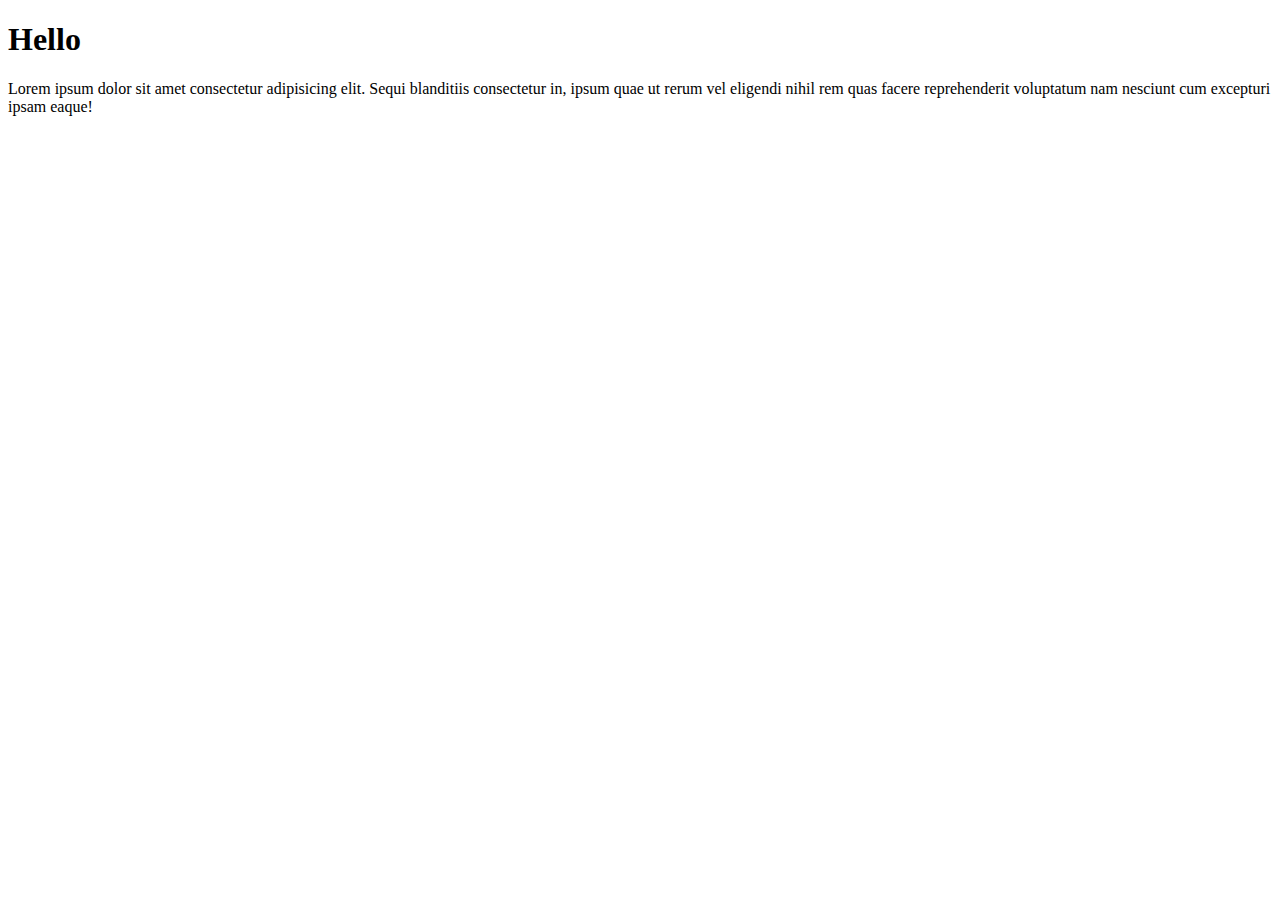
<file: basics/index.html>
<!DOCTYPE html>
<html lang="en">
<head>
    <meta charset="UTF-8">
    <meta name="viewport" content="width=device-width, initial-scale=1.0">
    <title>Document</title>
</head>
<body>
    <h1 >Hello</h1>
    <p id="para">Lorem ipsum dolor sit amet consectetur adipisicing elit. Sequi blanditiis consectetur in, ipsum quae ut rerum vel eligendi nihil rem quas facere reprehenderit voluptatum nam nesciunt cum excepturi ipsam eaque!</p>
<div id="con"></div>
    <script src="./handleapi.js"> </script>
</body>
</html>
</file>
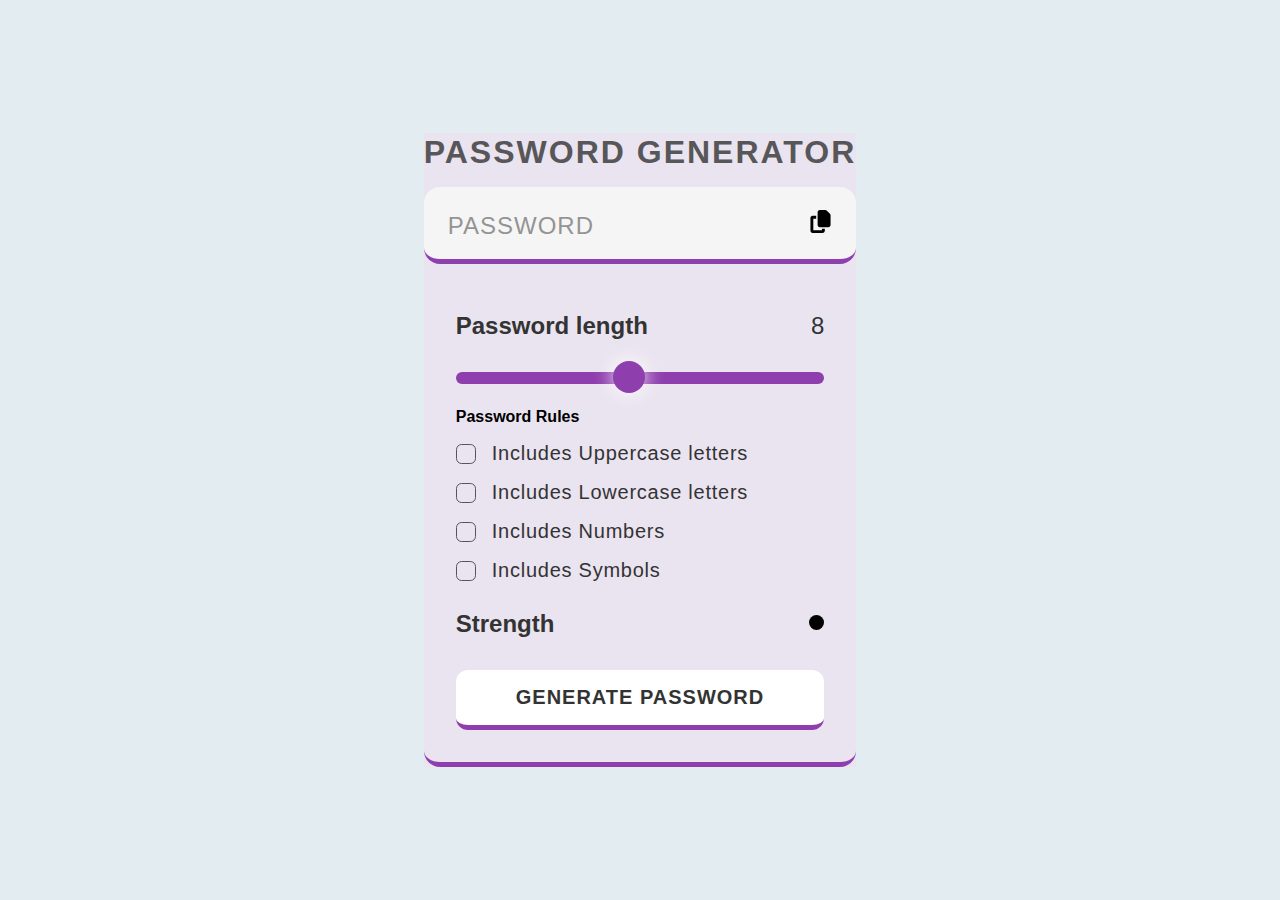
<file: Mini Projects/Password generator/index.html>
<!DOCTYPE html>
<html lang="en">
<head>
    <meta charset="UTF-8">
    <meta name="viewport" content="width=device-width, initial-scale=1.0">
    <title>Password Generator</title>
    <link rel="stylesheet" href="./style.css">
</head>
<body>
    <div class="container">
        <h1>Password Generator</h1>
        <div class="display">
            <input readonly placeholder="Password" class="passdisplay" >
            <button class="copypass">
                <span class="copymssg"></span>
                <img src="./copy-solid.svg" alt="" width="23" height="23" onclick="copyContent()"></button>
        </div>

        <div class="passinfo">
            <div class="passlengthcon">
                <h4>Password length</h4>
                <p class="lengthNumber">0</p>

            </div>
<div class="passlengthslider">
    <input type="range" min="1" max="16" class="slider" step="1" >
</div>
<div class="passrules">
    <h4>Password Rules</h4>
    <div class="check">
        <input type="checkbox" id="uppercase">
        <label for="uppercase">Includes Uppercase letters</label>

    </div>
    <div class="check">
        <input type="checkbox" id="lowercase">
        <label for="lowercase">Includes Lowercase letters</label>
    </div>
    <div class="check">
        <input type="checkbox" id="numbers">
        <label for="numbers">Includes Numbers</label>
        </div>
        <div class="check">
            <input type="checkbox" id="symbols">
            <label for="symbols">Includes Symbols</label>
        </div>
  

    
</div>
<div class="strengthcontainer">
    <h4>Strength</h4>
    <div><img src="./circle-solid.svg" alt="" width="15" height="15" class="indicator"></div>
</div>

<div class="generatepass">
    <button class="btn-pass">Generate Password</button>
</div>

        </div>



      
    </div>


    <script src="./script.js"></script>
</body>
</html>
</file>
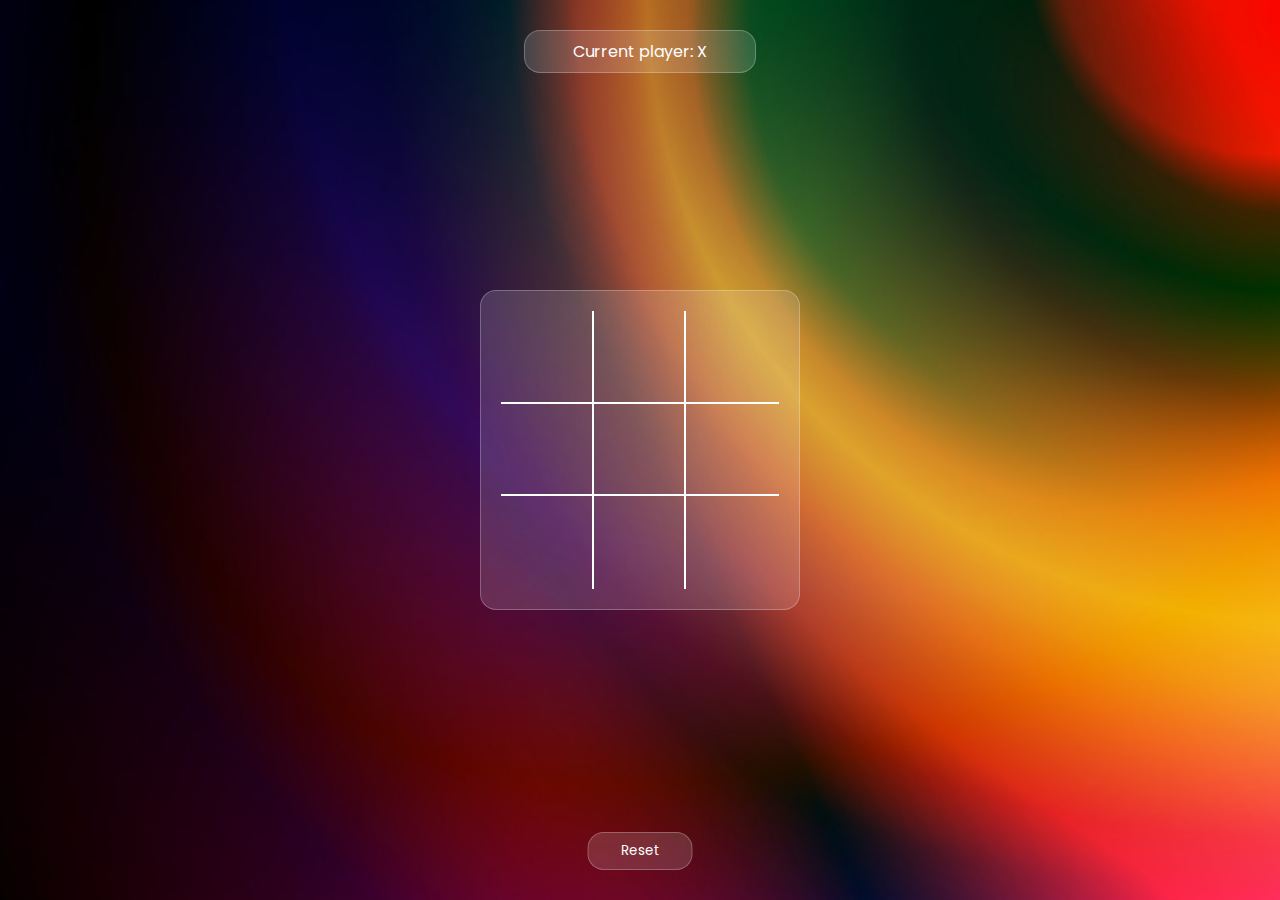
<file: Mini Projects/Tic Tac Toe/index.html>
<!DOCTYPE html>
<html lang="en">
<head>
    <meta charset="UTF-8">
    <meta name="viewport" content="width=device-width, initial-scale=1.0">

    <title>Tic Tac Toe</title>
    <link rel="preconnect" href="https://fonts.googleapis.com" />
    <link rel="preconnect" href="https://fonts.gstatic.com" crossorigin />
    <link
      href="https://fonts.googleapis.com/css2?family=Poppins:wght@200;300;400;500;600;700&display=swap"
      rel="stylesheet"
    />
    
    <link rel="stylesheet" href="./style.css">
</head>
<body>
    <div class="wrapper">
        <p class="winner-info"></p>
        <div class="tic-tac-toe">
            <div class="box  b1" box-1></div>
            <div class="box  b2" box-2></div>
            <div class="box  b3" box-3></div>
            <div class="box  b4" box-4></div>
            <div class="box  b5" box-5></div>
            <div class="box  b6" box-6></div>
            <div class="box  b7" box-7></div>
            <div class="box  b8" box-8></div>
            <div class="box  b9" box-9></div>
    

        </div>
        <button class="reset">Reset</button>
    </div>
    <script src="./script.js"></script>
    
</body>
</html>
</file>
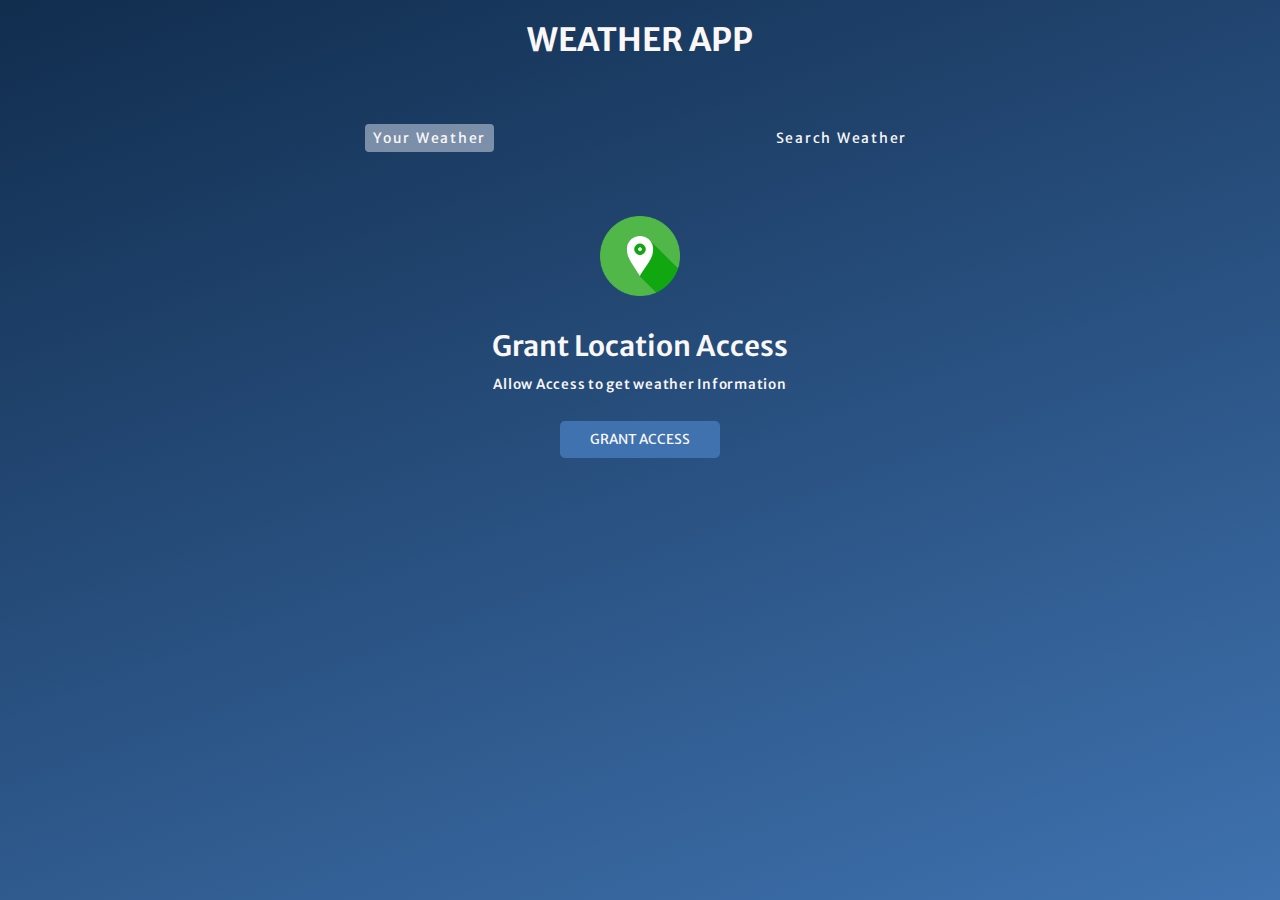
<file: Mini Projects/Weather app/index.html>
<!DOCTYPE html>
<html lang="en">
<head>
    <meta charset="UTF-8">
    <meta name="viewport" content="width=device-width, initial-scale=1.0">
    <title>Weather App</title>
    <link rel="preconnect" href="https://fonts.googleapis.com" />
    <link rel="preconnect" href="https://fonts.gstatic.com" crossorigin />
    <link href="https://fonts.googleapis.com/css2?family=Merriweather+Sans:wght@300;400;500;600;700&display=swap"
    rel="stylesheet" />
    <link rel="stylesheet" href="./style.css">
</head>
<body>
    <div class="wrapper">

        <h1>Weather App</h1>

        <div class="tab-container">
            <p class="tab" data-userWeather>Your Weather</p>
            <p class="tab" data-searchWeather>Search Weather</p>
        </div>

        <div class="weather-container">

            <div class="sub-container grant-location-container">
                <img src="./assets/location.png" width="80" height="80" loading="lazy">
                <p>Grant Location Access</p>
                <p>Allow Access to get weather Information</p>
                <button class="btn" data-grantAccess>Grant Access</button>
            </div>

           
            <form class="form-container" data-searchForm>
                <input placeholder="Search for City..." data-searchInput>
                <button class="btn" type="submit">
                    <img src="./assets/search.png"  width="20" height="20" loading="lazy">
                </button>
            </form>

         
            <div class="sub-container loading-container">
                <img src="./assets/loading.gif" width="150" height="150">
                <p>Loading</p>
            </div>
            
         
            <div class="sub-container error-container">
                <img src="./assets/not-found.png" width="150" height="150">
                <p>City Not Found</p>
            </div>
            
            

       
            <div class="sub-container user-info-container">

               
                <div class="name">
                    <p data-cityName></p>
                    <img data-countryIcon>
                </div>

               
                <p data-weatherDesc></p>
    
                <img data-weatherIcon>
             
                <p data-temp></p>

             
                <div class="parameter-container">

             
                    <div class="parameter">
                        <img src="./assets/wind.png" >
                        <p>windspeed</p>
                        <p data-windspeed></p>
                    </div>

                    <div class="parameter">
                        <img src="./assets/humidity.png" >
                        <p>humidity</p>
                        <p data-humidity></p>
                    </div>

                   
                    <div class="parameter">
                        <img src="./assets/cloud.png" >
                        <p>Clouds</p>
                        <p data-cloudiness></p>
                    </div>

                </div>


            </div>



        </div>


    </div>


    



    <script src="script.js"></script>
</body>
</html>
</file>
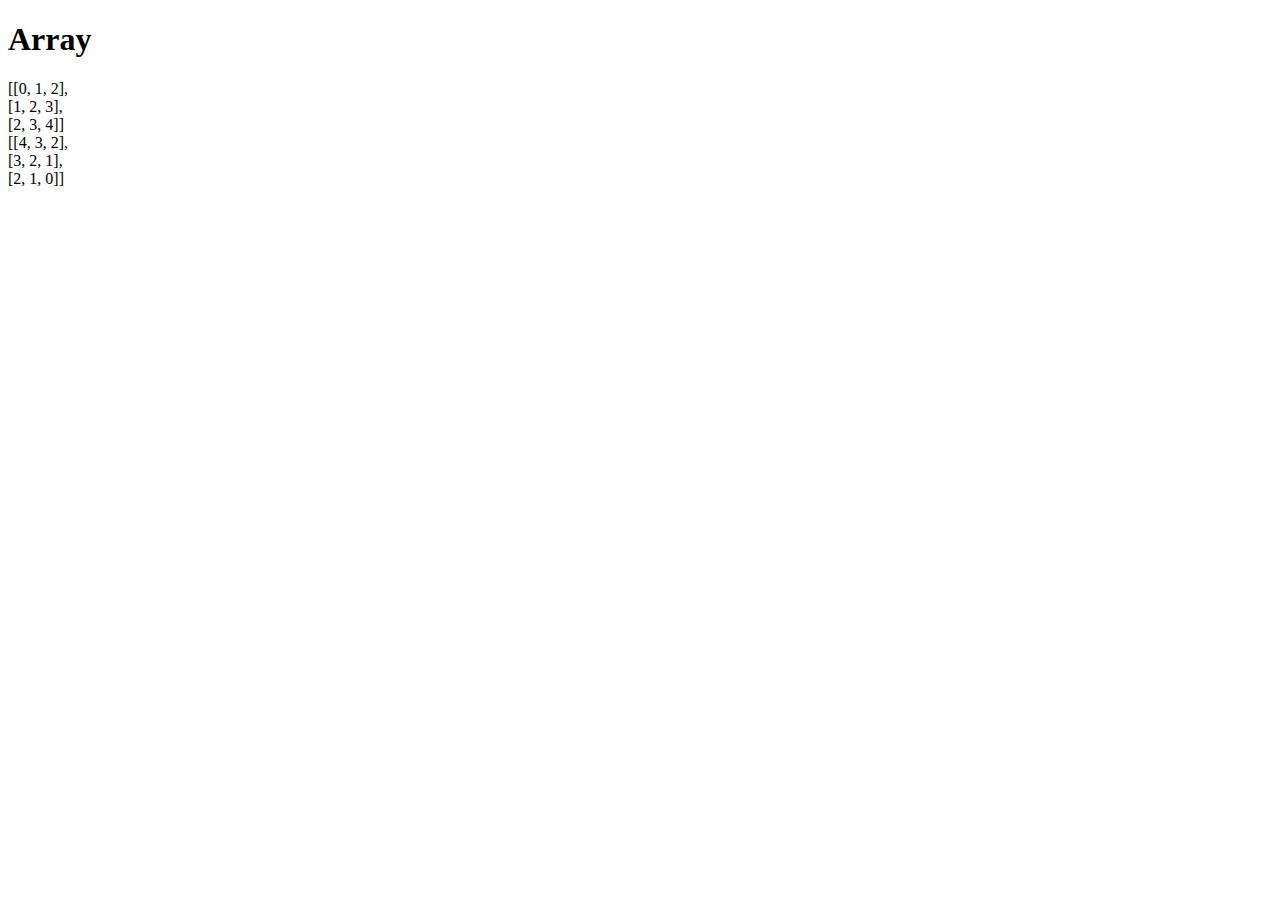
<file: advance/2d.array.html>
<!DOCTYPE html>
<html lang="en">
<head>
    <meta charset="UTF-8">
    <meta name="viewport" content="width=device-width, initial-scale=1.0">
    <title>Document</title>
</head>
<body>
    <h1>
        Array
    </h1>
    <div class="or-array">

    </div>
    <div class="rev-array">
        
    </div>
    <script src="2d array.js"></script>
</body>
</html>
</file>
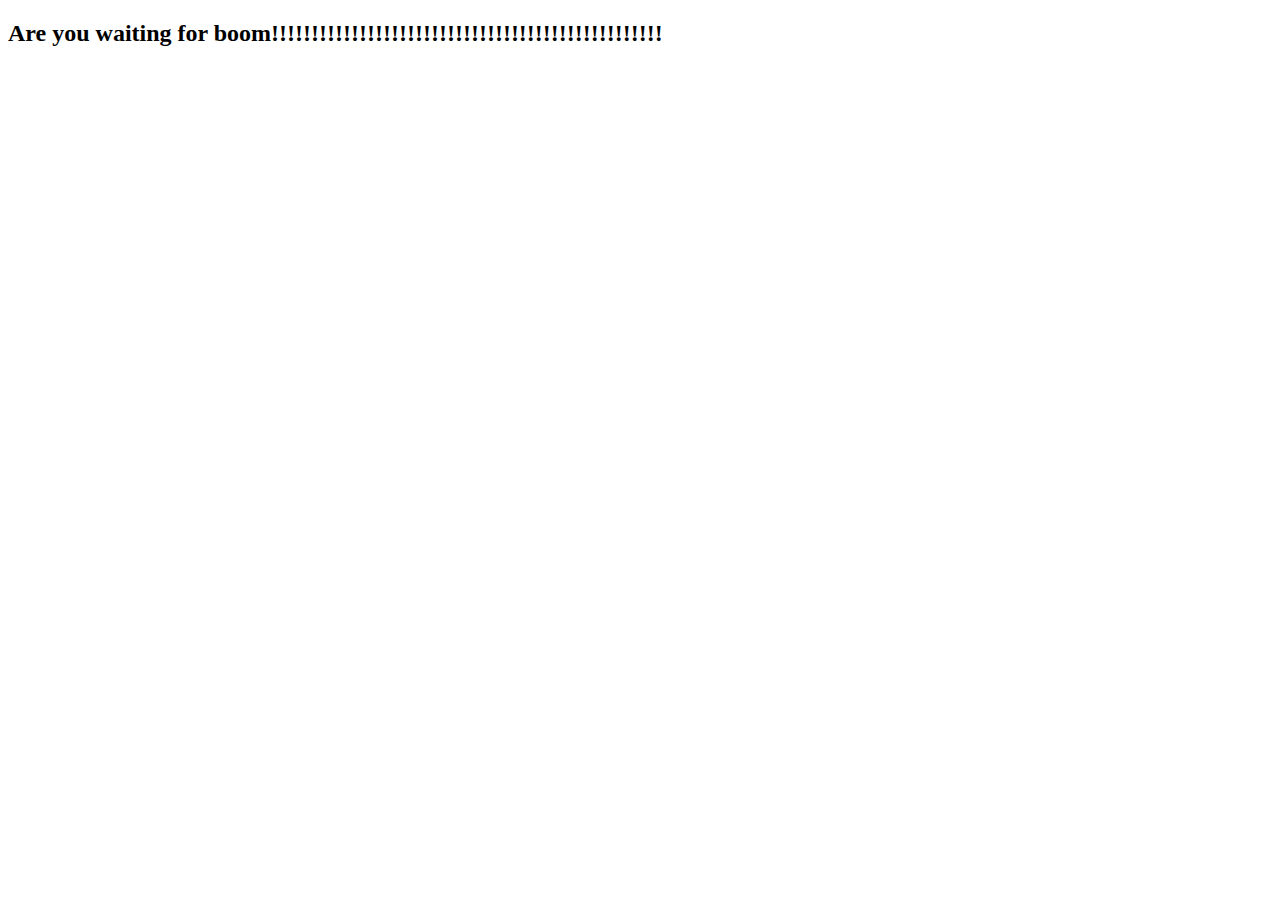
<file: advance/boom.html>
<!DOCTYPE html>
<html lang="en">
<head>
    <meta charset="UTF-8">
    <meta name="viewport" content="width=device-width, initial-scale=1.0">
    <title>Document</title>
</head>
<body>
    <h2>Are you waiting for boom!!!!!!!!!!!!!!!!!!!!!!!!!!!!!!!!!!!!!!!!!!!!!!!!!</h2>
    <div class="boom">
        </div>

    <script src="boom.js"></script>
</body>
</html>
</file>
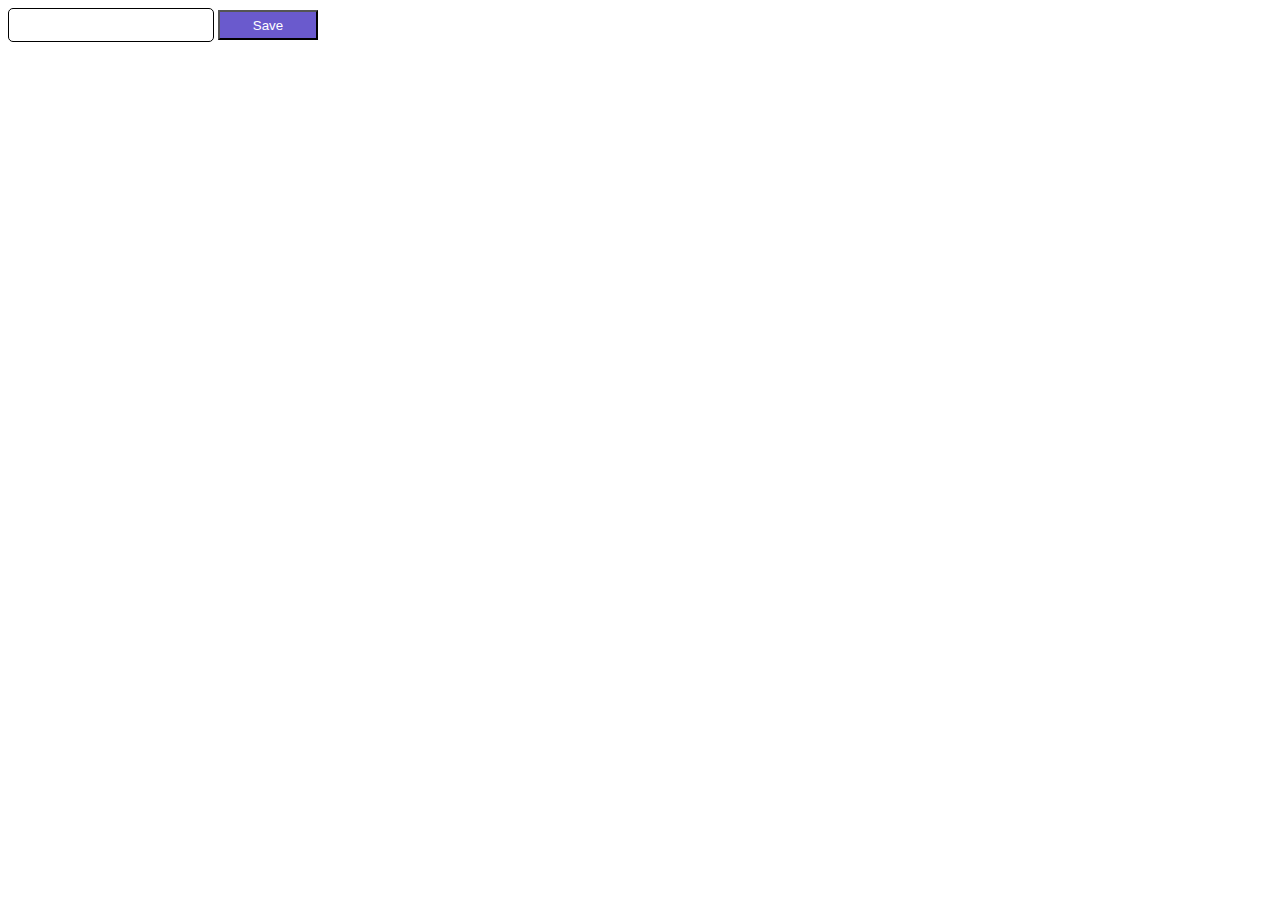
<file: advance/localstorage.html>
<!DOCTYPE html>
<html lang="en">
<head>
    <meta charset="UTF-8">
    <meta name="viewport" content="width=device-width, initial-scale=1.0">
    <title>Document</title>
</head>
<body>
    <input type="text" name="" id="intext">
    <button type="submit" class="btn-save">Save</button>

    <style>
        #intext{
            width: 200px;
            height: 30px;
            border: 1px solid #000;
            border-radius: 5px;
        }
        button{
            width: 100px;
            height: 30px;
           
            
            background-color:slateblue;
            color: #fff;
            cursor: pointer;
        }

    
    </style>
</body>
<script src="./localstorage.js"></script>
</html>
</file>
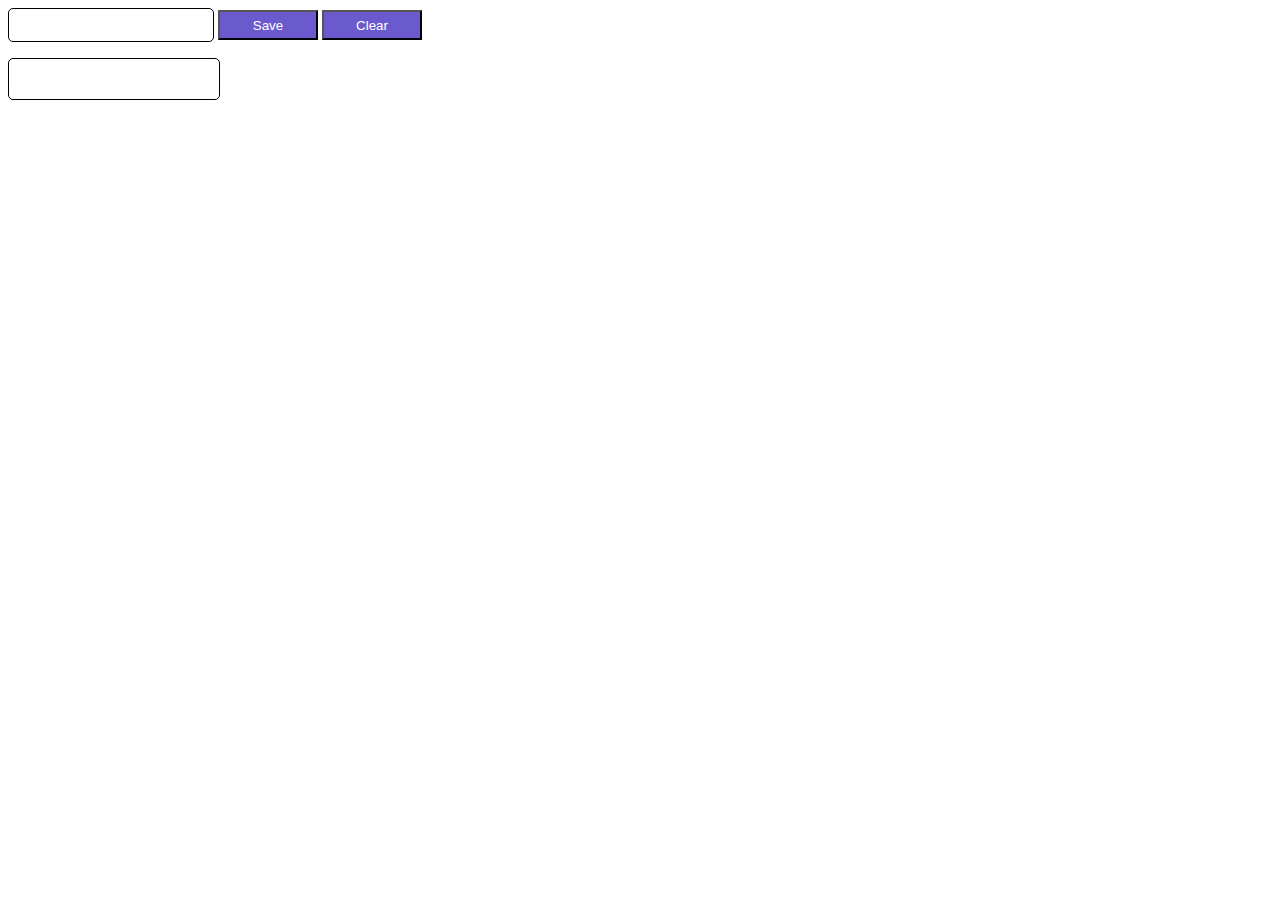
<file: advance/sessionstorage.html>
<!DOCTYPE html>
<html lang="en">
<head>
    <meta charset="UTF-8">
    <meta name="viewport" content="width=device-width, initial-scale=1.0">
    <title>Document</title>
</head>
<body>
    <input type="text" name="" id="intext">
    <button type="submit" class="btn-save">Save</button>
    <button type="submit" class="btn-clear">Clear</button>
    <p class="showtext"></p>
    <style>
        #intext{
            width: 200px;
            height: 30px;
            border: 1px solid #000;
            border-radius: 5px;
        }
        button{
            width: 100px;
            height: 30px;
           
            
            background-color:slateblue;
            color: #fff;
            cursor: pointer;
        }
        .showtext{
            width: 200px;
            height: 30px;
            border: 1px solid #000;
            border-radius: 5px;
            padding: 5px;
            
        }
    
    </style>
</body>
<script src="./sessionstorage.js"></script>
</html>
</file>
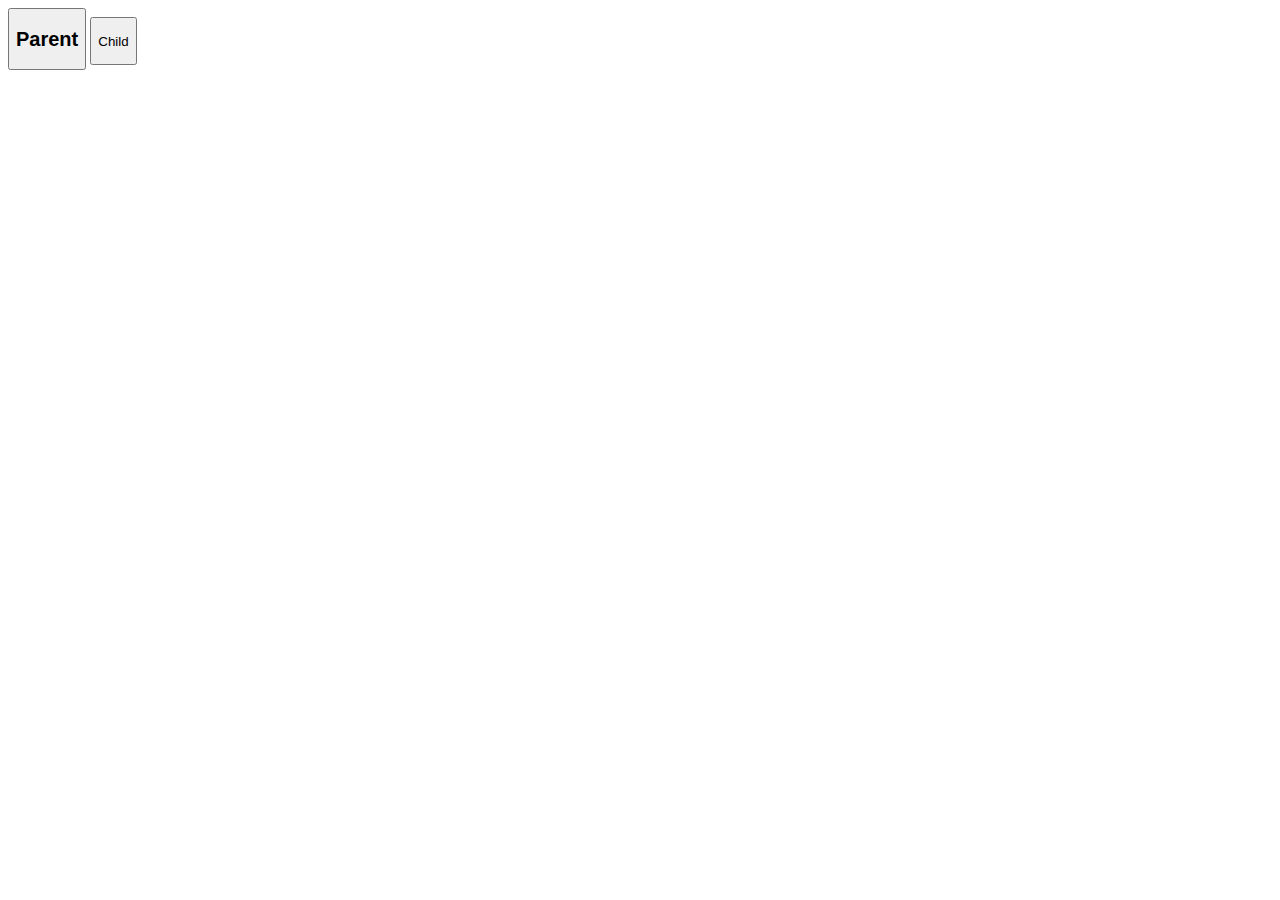
<file: intermediatte/event bubblin and capturing.html>
<!DOCTYPE html>
<html lang="en">
<head>
  <meta charset="UTF-8">
  <meta name="viewport" content="width=device-width, initial-scale=1.0">
  <title>Form validation</title>

</head>
<body>

    <div id="parent"> 
        <button> 
            <h2>Parent</h2> 
        </button> 
        <button id="child"> 

            <p>Child</p> 

        </button> 
    </div>
  <script src="bubbling and capturing.js"></script>
</body>
</html>
</file>
<file: Mini Projects/Password generator/style.css>
*,
*::before,
*::after{
    margin: 0;
    padding: 0;
    box-sizing: border-box;
    font-family: 'League Spartan', sans-serif;
}
:root{
    --main-background-color: #e3ecf1;
    --main-text-color: #333;
    --container-background-color: #eae4f0;
    --slider-background-color: #ffffff;
    --slider-bar-color: #8e3ead;
    --slider-thumb-color: #8e3ead;
    --slider-thumb-border-color: #ffffff;
    --checkbox-lable-background-color: #e5a3ff8f;
    --checkbox-lable-shadow-color: rgba(162, 0, 255, 0.2);
    --checkbox-background-color: #ffffff00;
    --checkbox-border-color: #555555;
    --checkbox-border-checked-color: #8e3ead;
    --checkbox-slider-color: #555555;
    --checkbox-slider-checked-color: #8e3ead;
    --button-color: #fff;
    --copy-button-background-color: #8e3ead;
    --copy-button-disabled-background-color: #ccc;
    --password-output-background-color: #ffffff;
    --selection-background-color: #8e3ead;
    --selection-text-color: #fff;
    --vb-cyan: hsl(176, 100%, 44%);


}
body{
    background-color: var(--main-background-color);
    width: 100vw;
    height: 100vh;
    display: flex;
    flex-direction: column;
    align-items: center;
    justify-content: center;

}
.container{
    background-color: var(--container-background-color);
    max-width: 450px;


}
h1{
    color: var(--main-text-color);
    text-align: center;
    text-transform: uppercase;
    opacity: 0.8;
    line-height:1.2 ;
    letter-spacing: 2px;

} 
.display{
    background-color: whitesmoke;
    border-radius: 1rem;
    padding-top:0.35rem;
    margin: 1rem 0;
    border-bottom: 0.35rem solid var(--slider-bar-color);
    position: relative;
}

.passdisplay{
    width: 100%;
    background-color: transparent;
    padding: 1.15rem 1rem;
    color: var(--main-text-color);
    font-weight: 500;
    font-size: 1.5rem;
    line-height: 30px;
    letter-spacing: 1px;
    padding-right: 3.25rem;
    border: none;
}

.passdisplay:focus {
    outline: none;
    background-color: #f0f0f0; 
    border-radius: 1.2rem;
}

.passdisplay::placeholder{
    position: absolute;
    top: 50%;
    left: 1.5rem;
    font-size: 1.5rem;
    line-height: 30px;
    color: var(--main-text-color);
    opacity: 0.5;
    text-transform: uppercase;
    transform: translateY(-50%);
}

.passdisplay::selection {
    background: transparent; 
    color: var(--main-text-color);  
}

.display button{
    position:absolute;
    top:50%;
    right:1.5rem;
    transform: translateY(-50%);
    cursor: pointer;
}
.passinfo{
width: 100%;
background-color: var(--container-background-color);
border-radius: 1rem;
padding: 2rem;
border-bottom: 0.35rem solid var(--slider-bar-color);
}
.passlengthcon{
    display: flex;
    align-items: center;
    justify-content: space-between;

}
.passlengthcon h4{
    color: var(--main-text-color);
    font-size: 1.5rem;
}
.passlengthcon p{
    color: var(--main-text-color);
    font-size: 1.5rem;
}
.strengthcontainer{
    display: flex;
    align-items: center;
    justify-content: space-between;
    margin-top: 1.75rem;
    margin-bottom: 2rem;
}
.strengthcontainer h4{
    color: var(--main-text-color);
    font-size: 1.5rem;

}
.btn-pass{
    width: 100%;
    padding: 1rem 0;
    background-color: var(--button-color);
    border: none;
    text-align: center;
    border-radius: 0.75rem;
    font-weight: 600;
    font-size: 1.25rem;
    text-transform: uppercase;
    letter-spacing: 1px;
    border-bottom: 0.35rem solid var(--slider-bar-color);
    color: var(--main-text-color);
    cursor: pointer;
}
.check{
    display: flex;
    align-items: center;
    margin: 1rem 0;
    gap: 0 1rem;

  

}
.check input{
      
    appearance: none;
    width: 20px;
    height: 20px;
    border: 1px solid var(--checkbox-border-color);
    cursor: pointer;
    position: relative;
    border-radius: 0.35rem;
}
.check input:checked{
    
    background-color: var(--vb-cyan);
}

.check input:checked::before{
    content: '✓';
    position: absolute;
    color: var(--checkbox-border-color);
    font-size: 1.5rem;
    font-weight: 500;
    left: 50%;
    top: 3.2px;
    transform: translateX(-50%) translateY(-50%);
}
.check label{
    font-size: 1.25rem;
    letter-spacing: 0.75px;
    color: var(--main-text-color);
}


.copypass{
    background-color: transparent;
    border:none;
    outline:none;
}

.copymssg {
    position: absolute;
    background-color: var(--copy-button-disabled-background-color);
    color: var(--main-text-color);
    font-size: 1.25rem;
    top: -35px;
    left: -25px;
    padding: 5px 5px;
    border-radius: 1rem;
    opacity: 0;
    transform: scale(0);
    transform-origin: bottom;
    transition: all 250ms ease-in-out;
}

.copymssg.active {
opacity: 1;
transform: scale(1);
}

.slider{
    appearance: none;
    width: 100%;
    height: 0.75rem;
    border-radius: 1rem;
    background-color: var(--slider-background-color);
    cursor: pointer ;
 
    margin-top: 2rem;
    margin-bottom: 1.5rem;
    border: none;
    outline: none;
    background-image: linear-gradient(var(--slider-bar-color), var(--slider-bar-color));
   background-repeat: repeat;
   z-index: -1;


}
.slider::-webkit-slider-thumb{
    position: relative;
    z-index: 1;
    appearance: none;
    height: 2rem;
    width: 2rem;
    border-radius: 50%;
    background-color: var(--slider-thumb-color);
    cursor: pointer;
    margin-top: -3px;
    box-shadow: 0px 0px 20px 0px  white;

    transition: all 100ms ease-in;
}
.slider::-webkit-slider-thumb:hover{
    outline: 1px solid var(--slider-thumb-border-color);
    background-color: var(--copy-button-disabled-background-color);
    box-shadow: 0px 0px 25px 5px var(--checkbox-lable-background-color);
}
.slider:focus{
    outline: 4px solid white;
}
</file>
<file: Mini Projects/Tic Tac Toe/style.css>
*,*::before,*::after {
    box-sizing: border-box;
    margin: 0;
    padding: 0;
    font-family: 'Poppins', 'sans-serif';
}
.wrapper{
    width: 100vw;
    height: 100vh;
    background-image: url(./gradient-bg.jpg);
    display: grid;
    place-items: center;
    background-size: cover;
    background-position: center;


}
.winner-info{
    color: white;
    position: absolute;
    top: 30px;
   left: 50%;
    transform: translateX(-50%);
    background-color: rgba(255, 255, 255, 0.15);
    border-radius: 1rem;
    border: 1px solid rgba(255, 255, 255, 0.25);
    padding: 0.5rem 3rem;
    
}

.tic-tac-toe{
   width: 90%;
   max-width: 20rem;
   background-color: rgba(255, 255, 255, 0.15);
   border-radius: 1rem;
   border: 1px solid rgba(255, 255, 255, 0.25);
   padding: 20px;
   display: grid;
   grid-template-columns: repeat(3, 1fr);
   aspect-ratio: 1/1;


}
.box{
    position:relative;
    width:100%;
    aspect-ratio: 1/1;
    cursor: pointer;
    font-size: 3rem;
    color:white;
    display: flex;
    justify-content: center;
    align-items: center;
}
.b1,.b2,.b3,.b4,.b5,.b6{
    border-bottom:2px solid white;
}

.b1,.b4,.b7,.b2,.b5,.b8{
    border-right:2px solid white;
}

.reset{
    color: white;
    position: absolute;
bottom: 30px;
left: 50%;
    transform: translateX(-50%);
    background-color: rgba(255, 255, 255, 0.15);
    border-radius: 1rem;
    border: 1px solid rgba(255, 255, 255, 0.25);
    padding: 0.5rem 2rem;
    cursor: pointer;



}

.win{
    background-color: rgba(0, 255, 0, 0.3);
}
.tie {
    background-color: rgba(255, 0, 0, 0.888);
}
</file>
<file: Mini Projects/Weather app/style.css>
*,*::before,*::after {
    margin: 0;
    padding: 0;
    box-sizing: border-box;
    font-family: 'Merriweather Sans', sans-serif;
}

:root {
    --colorDark1: #112D4E;
    --colorDark2: #3F72AF;
    --colorLight1: #DBE2EF;
    --colorLight2: #F9F7F7;
}

.wrapper{
    width:100vw;
    height:100vh;
    color: var(--colorLight2);
    background-image: linear-gradient(160deg, #112d4e 0%, #3f72af 100%);;
}

h1 {
    text-align: center;
    text-transform:uppercase;
    padding-top: 20px;
}

.tab-container {
    width:90%;
    max-width: 550px;
    margin: 0 auto;
    margin-top: 4rem;
    display: flex;
    justify-content: space-between;
}

.tab{
    cursor: pointer;
    font-size: 0.875rem;
    letter-spacing: 1.75px;
    padding: 5px 8px;
}

.tab.current-tab{
    background-color: rgba(219, 226, 239, 0.5);
    border-radius: 4px;
}

.weather-container{
    margin-block:4rem;
}

.btn{
    all: unset;
    /* appearance: none;
    border:none;
    color: white; */
    font-size: 0.85rem;
    text-transform: uppercase;
    border-radius: 5px;
    background-color: var(--colorDark2);
    cursor: pointer;
    padding: 10px 30px;
    margin-bottom: 10px;
}

.sub-container{
    display:flex;
    flex-direction:column;
    align-items: center;
}

.grant-location-container{
     display:none; 
}

.grant-location-container.active{
    display:flex;
}

.grant-location-container img{
    margin-bottom: 2rem;
}

.grant-location-container p:first-of-type{
    font-size: 1.75rem;
    font-weight: 600; 
}

.grant-location-container p:last-of-type{
    font-size:0.85rem;
    font-weight: 500;
    margin-top: 0.75rem;
    margin-bottom: 1.75rem;
    letter-spacing: 0.75px;
}

.loading-container{
    display: none;
}

.loading-container.active{
    display: flex;
}
.error-container{
    display: none;
}
.error-container.active{
    display: flex;
}
.error-container p{
    text-transform: uppercase;
}

.loading-container p{
    text-transform: uppercase;
}

.user-info-container{
    display:none;
}

.user-info-container.active{
    display: flex;
}

.name{
    display: flex;
    align-items: center;
    gap: 0 0.5rem;
    margin-bottom: 1rem;
}

.user-info-container p{
    font-size:1.5rem;
    font-weight:200;
}

.user-info-container img{
    width:90px;
    height:90px;
}

.name p{
        font-size:2rem;
}

.name img{
    width: 30px;
    height:30px;
    object-fit: contain;
}

.user-info-container p[data-temp] {
    font-size:2.75rem;
    font-weight:700;
}

.parameter-container{
    width:90%;
    display: flex;
    gap: 10px 20px;
    justify-content: center;
    align-items: center;
    margin-top: 2rem;
}

.parameter{
    width:30%;
    max-width:200px;
    background-color: rgba(219, 226, 239, 0.5);;
    border-radius: 5px;
    padding:1rem;
    display: flex;
    flex-direction: column;
    gap:5px 0;
    /* justify-content: space-between; */
    align-items: center; 
}   

.parameter img{
    width:50px;
    height:50px;
}

.parameter p:first-of-type{
    font-size: 1.15rem;
    font-weight:600;
    text-transform: uppercase;
}

.parameter p:last-of-type{
    font-size: 1rem;
    font-weight: 200;
}

.form-container{
    display: none;
    width:90%;
    max-width:550px;
    margin:0 auto;
    justify-content: center;
    align-items: center;
    gap: 0 10px; 
    margin-bottom: 3rem;
}

.form-container.active{
    display: flex;
}

.form-container input{
    all:unset;
    width: calc(100% - 80px);
    height:40px;
    padding: 0 20px;
    background-color:rgba(219, 226, 239, 0.5);
    border-radius: 10px;
}

.form-container input::placeholder{
    color: rgba(255, 255, 255, 0.7);
}

.form-container input:focus{
    outline: 3px solid rgba(255, 255, 255, 0.7);
}

.form-container .btn {
    padding:unset;
    width: 40px;
    height: 40px;
    display: flex;
    align-items: center;
    justify-content: center;
    border-radius: 100%;
    margin-bottom:1px;
}
</file>
